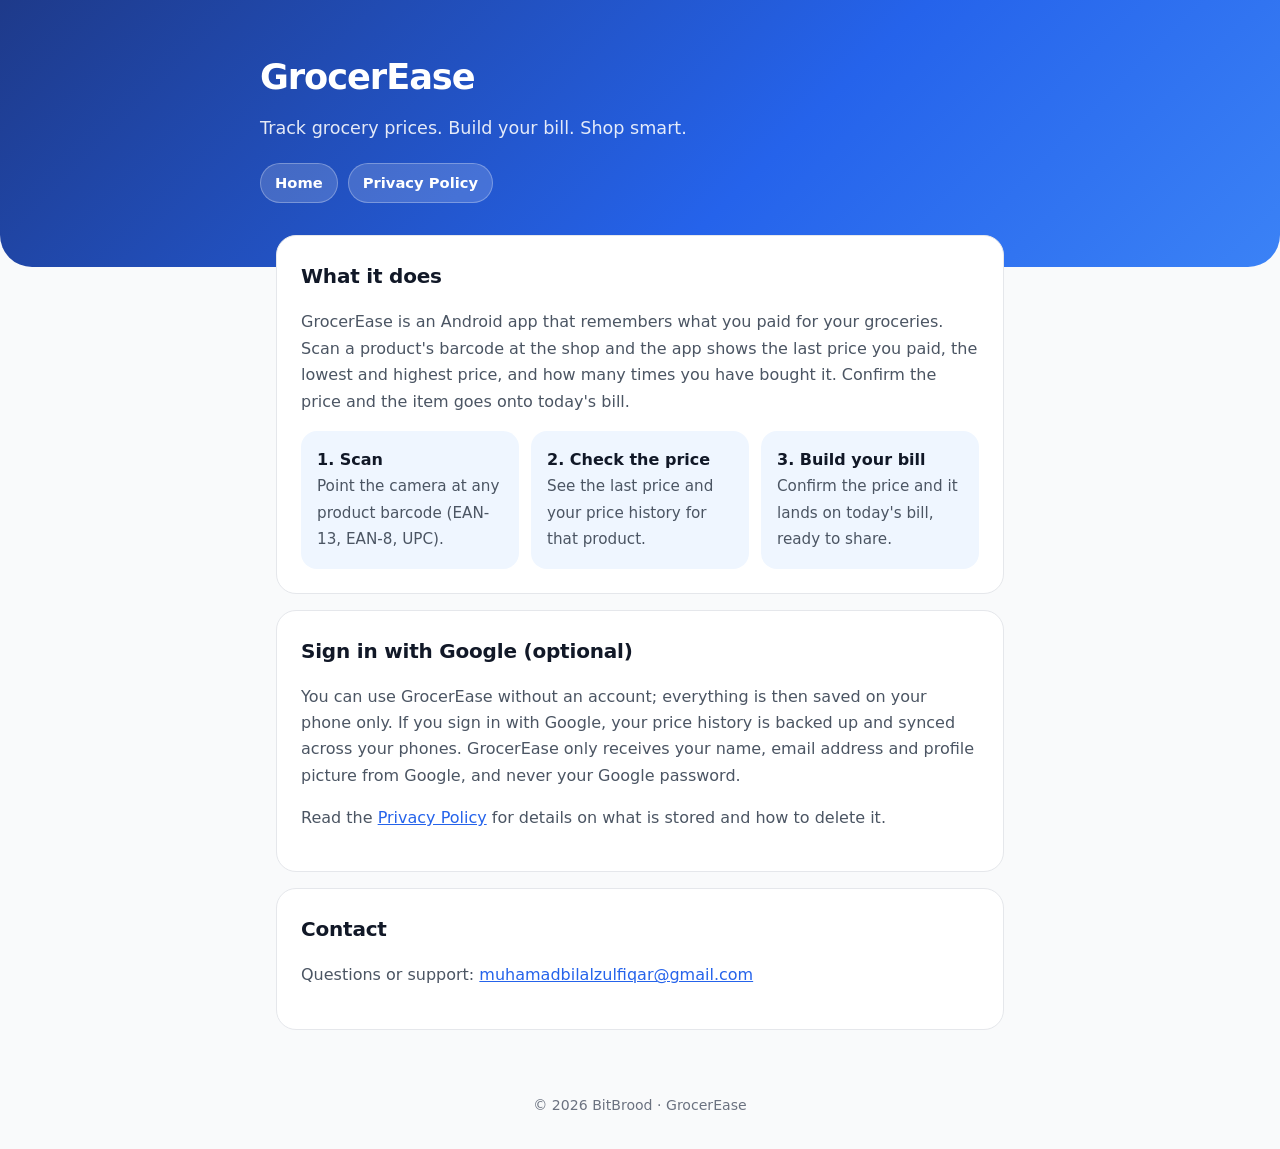
<file: index.html>
<!doctype html>
<html lang="en">
<head>
  <meta charset="utf-8">
  <meta name="viewport" content="width=device-width, initial-scale=1">
  <title>GrocerEase</title>
  <meta name="description" content="GrocerEase is a grocery price tracker: scan a barcode, see what you paid last time, and build today's bill.">
  <link rel="stylesheet" href="style.css">
</head>
<body>
  <header>
    <div class="inner">
      <h1>GrocerEase</h1>
      <p>Track grocery prices. Build your bill. Shop smart.</p>
      <nav>
        <a href="./">Home</a>
        <a href="privacy.html">Privacy Policy</a>
      </nav>
    </div>
  </header>

  <main>
    <section class="card">
      <h2>What it does</h2>
      <p>GrocerEase is an Android app that remembers what you paid for your groceries. Scan a product's barcode at the shop and the app shows the last price you paid, the lowest and highest price, and how many times you have bought it. Confirm the price and the item goes onto today's bill.</p>
      <div class="steps">
        <div class="step"><strong>1. Scan</strong><span>Point the camera at any product barcode (EAN-13, EAN-8, UPC).</span></div>
        <div class="step"><strong>2. Check the price</strong><span>See the last price and your price history for that product.</span></div>
        <div class="step"><strong>3. Build your bill</strong><span>Confirm the price and it lands on today's bill, ready to share.</span></div>
      </div>
    </section>

    <section class="card">
      <h2>Sign in with Google (optional)</h2>
      <p>You can use GrocerEase without an account; everything is then saved on your phone only. If you sign in with Google, your price history is backed up and synced across your phones. GrocerEase only receives your name, email address and profile picture from Google, and never your Google password.</p>
      <p>Read the <a href="privacy.html">Privacy Policy</a> for details on what is stored and how to delete it.</p>
    </section>

    <section class="card">
      <h2>Contact</h2>
      <p>Questions or support: <a href="mailto:muhamadbilalzulfiqar@gmail.com">muhamadbilalzulfiqar@gmail.com</a></p>
    </section>
  </main>

  <footer>&copy; 2026 BitBrood · GrocerEase</footer>
</body>
</html>
</file>
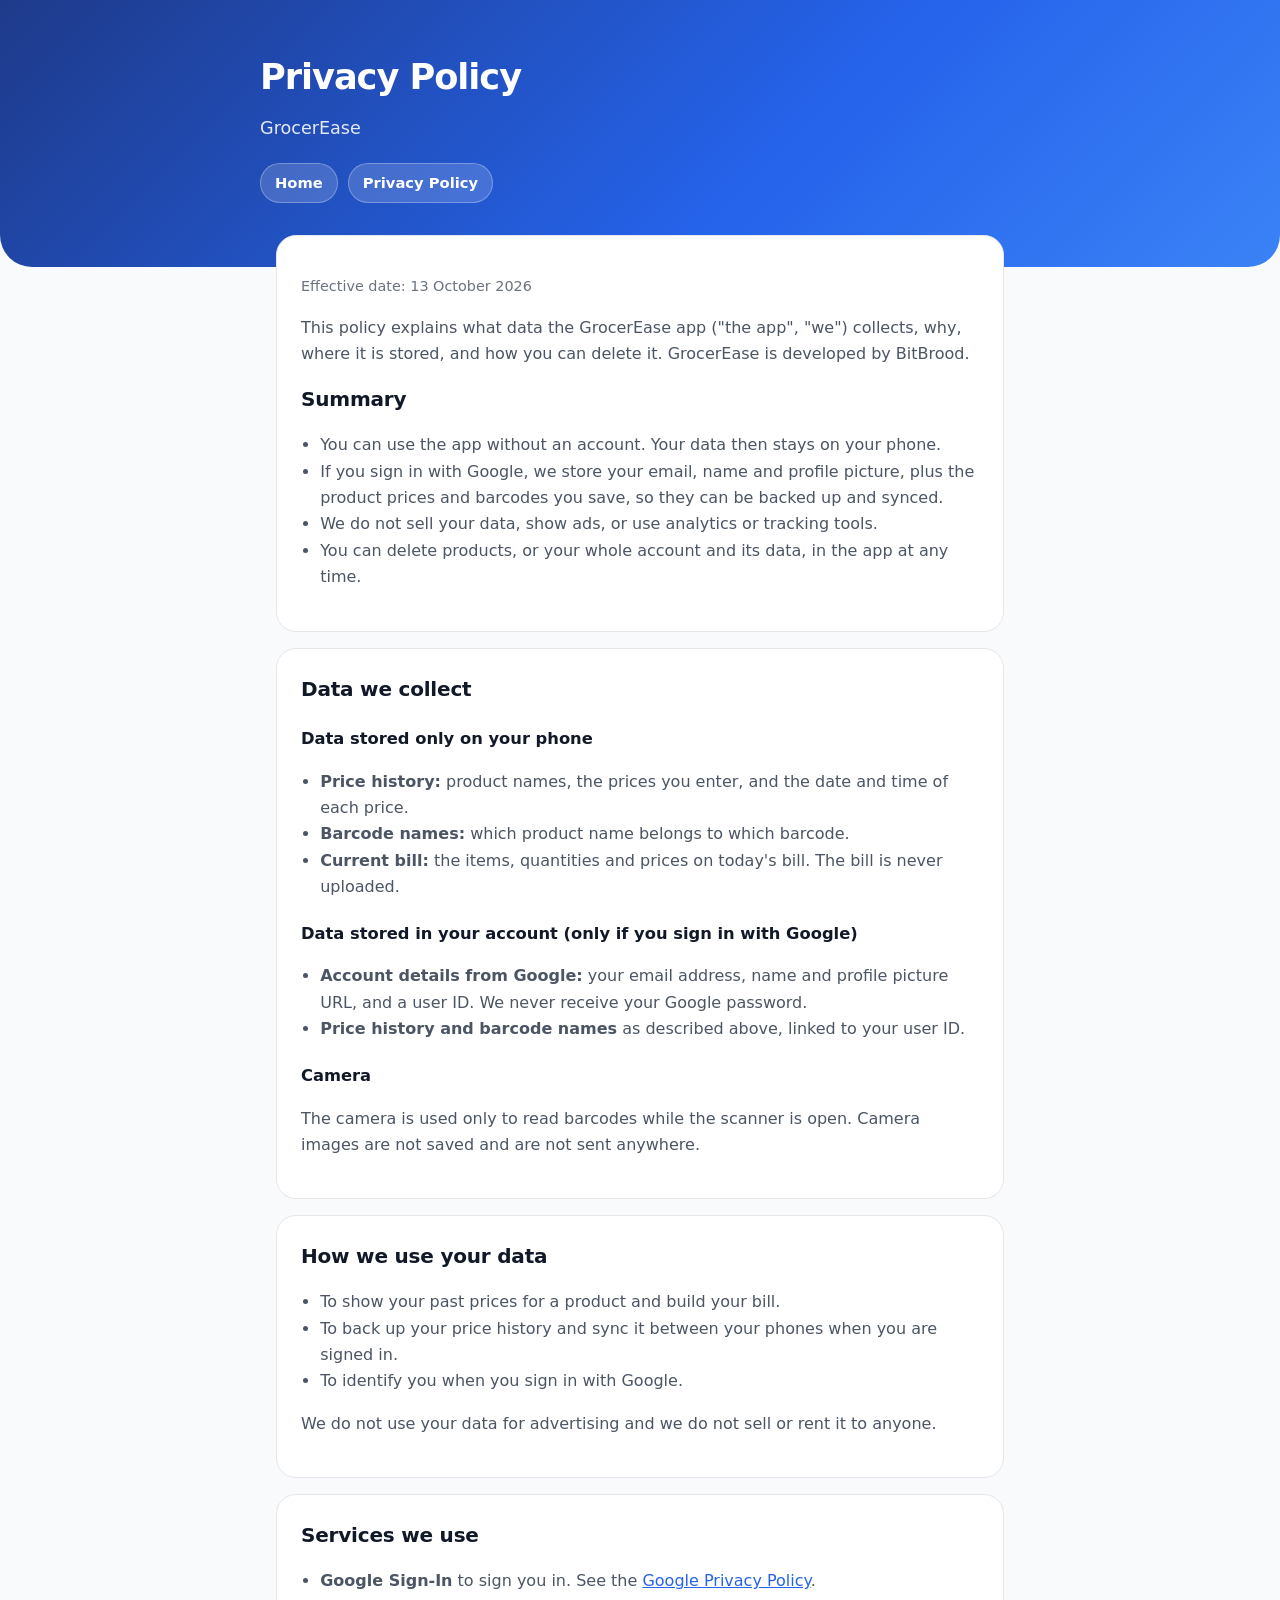
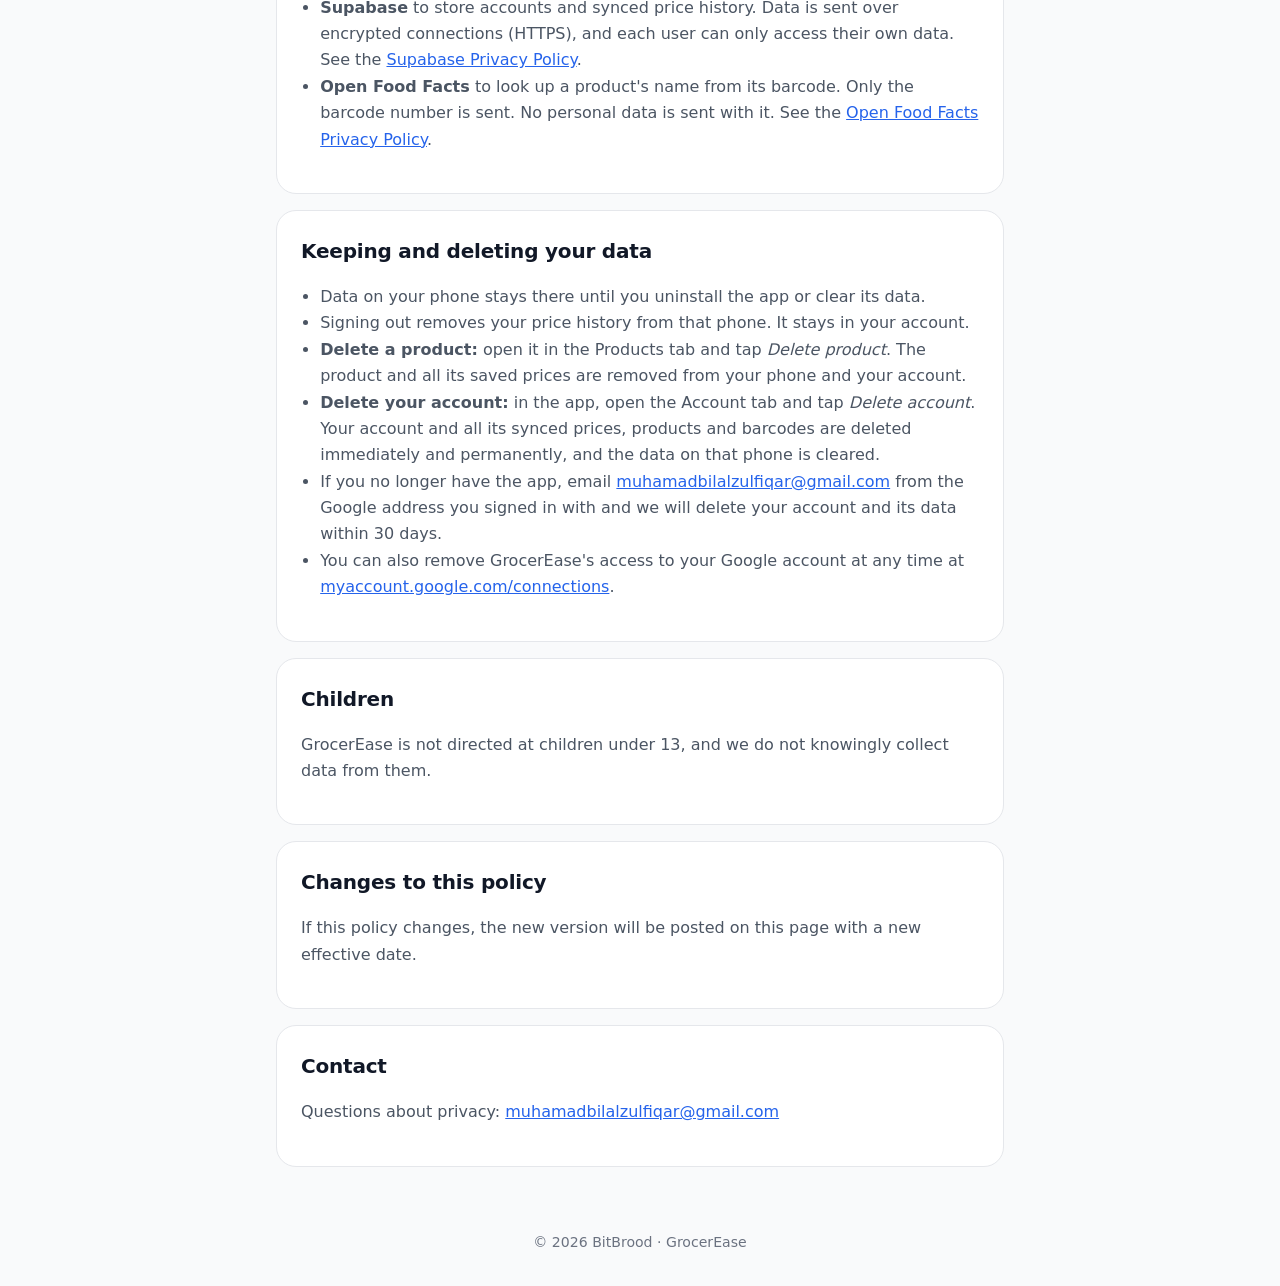
<file: privacy.html>
<!doctype html>
<html lang="en">
<head>
  <meta charset="utf-8">
  <meta name="viewport" content="width=device-width, initial-scale=1">
  <title>Privacy Policy · GrocerEase</title>
  <meta name="description" content="How GrocerEase collects, uses, stores and deletes your data.">
  <link rel="stylesheet" href="style.css">
</head>
<body>
  <header>
    <div class="inner">
      <h1>Privacy Policy</h1>
      <p>GrocerEase</p>
      <nav>
        <a href="./">Home</a>
        <a href="privacy.html">Privacy Policy</a>
      </nav>
    </div>
  </header>

  <main>
    <section class="card">
      <p class="meta">Effective date: 13 October 2026</p>
      <p>This policy explains what data the GrocerEase app ("the app", "we") collects, why, where it is stored, and how you can delete it. GrocerEase is developed by BitBrood.</p>

      <h2>Summary</h2>
      <ul>
        <li>You can use the app without an account. Your data then stays on your phone.</li>
        <li>If you sign in with Google, we store your email, name and profile picture, plus the product prices and barcodes you save, so they can be backed up and synced.</li>
        <li>We do not sell your data, show ads, or use analytics or tracking tools.</li>
        <li>You can delete products, or your whole account and its data, in the app at any time.</li>
      </ul>
    </section>

    <section class="card">
      <h2>Data we collect</h2>

      <h3>Data stored only on your phone</h3>
      <ul>
        <li><strong>Price history:</strong> product names, the prices you enter, and the date and time of each price.</li>
        <li><strong>Barcode names:</strong> which product name belongs to which barcode.</li>
        <li><strong>Current bill:</strong> the items, quantities and prices on today's bill. The bill is never uploaded.</li>
      </ul>

      <h3>Data stored in your account (only if you sign in with Google)</h3>
      <ul>
        <li><strong>Account details from Google:</strong> your email address, name and profile picture URL, and a user ID. We never receive your Google password.</li>
        <li><strong>Price history and barcode names</strong> as described above, linked to your user ID.</li>
      </ul>

      <h3>Camera</h3>
      <p>The camera is used only to read barcodes while the scanner is open. Camera images are not saved and are not sent anywhere.</p>
    </section>

    <section class="card">
      <h2>How we use your data</h2>
      <ul>
        <li>To show your past prices for a product and build your bill.</li>
        <li>To back up your price history and sync it between your phones when you are signed in.</li>
        <li>To identify you when you sign in with Google.</li>
      </ul>
      <p>We do not use your data for advertising and we do not sell or rent it to anyone.</p>
    </section>

    <section class="card">
      <h2>Services we use</h2>
      <ul>
        <li><strong>Google Sign-In</strong> to sign you in. See the <a href="https://policies.google.com/privacy">Google Privacy Policy</a>.</li>
        <li><strong>Supabase</strong> to store accounts and synced price history. Data is sent over encrypted connections (HTTPS), and each user can only access their own data. See the <a href="https://supabase.com/privacy">Supabase Privacy Policy</a>.</li>
        <li><strong>Open Food Facts</strong> to look up a product's name from its barcode. Only the barcode number is sent. No personal data is sent with it. See the <a href="https://world.openfoodfacts.org/privacy">Open Food Facts Privacy Policy</a>.</li>
      </ul>
    </section>

    <section class="card">
      <h2>Keeping and deleting your data</h2>
      <ul>
        <li>Data on your phone stays there until you uninstall the app or clear its data.</li>
        <li>Signing out removes your price history from that phone. It stays in your account.</li>
        <li><strong>Delete a product:</strong> open it in the Products tab and tap <em>Delete product</em>. The product and all its saved prices are removed from your phone and your account.</li>
        <li><strong>Delete your account:</strong> in the app, open the Account tab and tap <em>Delete account</em>. Your account and all its synced prices, products and barcodes are deleted immediately and permanently, and the data on that phone is cleared.</li>
        <li>If you no longer have the app, email <a href="mailto:muhamadbilalzulfiqar@gmail.com?subject=GrocerEase%20account%20deletion">muhamadbilalzulfiqar@gmail.com</a> from the Google address you signed in with and we will delete your account and its data within 30 days.</li>
        <li>You can also remove GrocerEase's access to your Google account at any time at <a href="https://myaccount.google.com/connections">myaccount.google.com/connections</a>.</li>
      </ul>
    </section>

    <section class="card">
      <h2>Children</h2>
      <p>GrocerEase is not directed at children under 13, and we do not knowingly collect data from them.</p>
    </section>

    <section class="card">
      <h2>Changes to this policy</h2>
      <p>If this policy changes, the new version will be posted on this page with a new effective date.</p>
    </section>

    <section class="card">
      <h2>Contact</h2>
      <p>Questions about privacy: <a href="mailto:muhamadbilalzulfiqar@gmail.com">muhamadbilalzulfiqar@gmail.com</a></p>
    </section>
  </main>

  <footer>&copy; 2026 BitBrood · GrocerEase</footer>
</body>
</html>
</file>
<file: style.css>
:root {
  --bg: #f9fafb;
  --card: #ffffff;
  --text: #111827;
  --sub: #4b5563;
  --muted: #6b7280;
  --border: #e5e7eb;
  --accent: #2563eb;
  --accent-dark: #1e3a8a;
  --accent-light: #eff6ff;
}

@media (prefers-color-scheme: dark) {
  :root {
    --bg: #0b1120;
    --card: #111827;
    --text: #f3f4f6;
    --sub: #d1d5db;
    --muted: #9ca3af;
    --border: #1f2937;
    --accent: #60a5fa;
    --accent-dark: #1e3a8a;
    --accent-light: #172554;
  }
}

* { box-sizing: border-box; }

body {
  margin: 0;
  background: var(--bg);
  color: var(--text);
  font: 16px/1.65 system-ui, -apple-system, "Segoe UI", Roboto, sans-serif;
}

header {
  background: linear-gradient(135deg, #1e3a8a, #2563eb 60%, #3b82f6);
  color: #fff;
  padding: 48px 16px 64px;
  border-radius: 0 0 32px 32px;
}

header .inner, main { max-width: 760px; margin: 0 auto; }

header h1 { margin: 0; font-size: 2.2rem; letter-spacing: -0.03em; }
header p { margin: 8px 0 0; color: #fff; opacity: 0.88; font-size: 1.1rem; }

nav { margin-top: 20px; display: flex; gap: 10px; flex-wrap: wrap; }
nav a {
  color: #fff;
  text-decoration: none;
  font-weight: 600;
  font-size: 0.92rem;
  padding: 7px 14px;
  border-radius: 999px;
  background: rgba(255, 255, 255, 0.16);
  border: 1px solid rgba(255, 255, 255, 0.28);
}

main { padding: 0 16px 48px; margin-top: -32px; }

.card {
  background: var(--card);
  border: 1px solid var(--border);
  border-radius: 20px;
  padding: 24px;
  margin-bottom: 16px;
}

h2 { font-size: 1.25rem; margin: 0 0 8px; letter-spacing: -0.01em; }
h3 { font-size: 1.02rem; margin: 20px 0 4px; }
p, li { color: var(--sub); }
ul { padding-left: 1.2em; }
a { color: var(--accent); }

.steps { display: grid; gap: 12px; grid-template-columns: repeat(auto-fit, minmax(200px, 1fr)); }
.step { background: var(--accent-light); border-radius: 16px; padding: 16px; }
.step strong { display: block; color: var(--text); }
.step span { color: var(--sub); font-size: 0.95rem; }

.meta { color: var(--muted); font-size: 0.9rem; }

footer { text-align: center; color: var(--muted); font-size: 0.88rem; padding: 0 16px 32px; }
</file>
